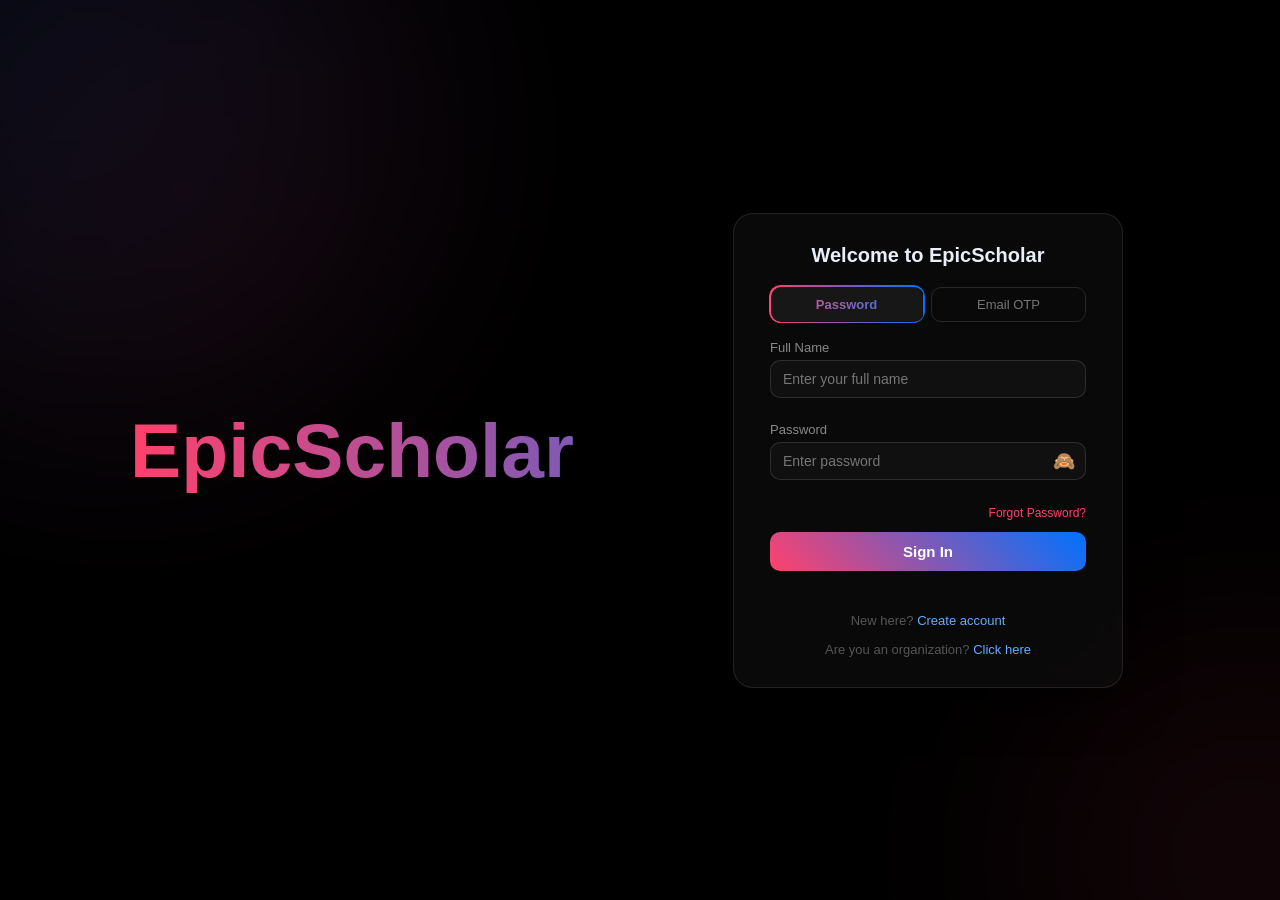
<file: index.html>
<!DOCTYPE html>
<html lang="en">

<head>
    <meta charset="UTF-8" />
    <meta name="viewport" content="width=device-width, initial-scale=1.0" />
    <title>EpicScholar | Login</title>
    <style>
        /* ════════════════════════════════════════
   RESET & BASE
   ════════════════════════════════════════ */
        * {
            margin: 0;
            padding: 0;
            box-sizing: border-box;
            font-family: 'Inter', 'Poppins', sans-serif;
        }

        body {
            background: #000;
            color: #e9eef8;
            height: 100vh;
            display: flex;
            justify-content: space-between;
            align-items: center;
            padding: 0 5%;
            overflow: hidden;
            -webkit-font-smoothing: antialiased;
        }

        /* ── Ambient blobs ── */
        body::before,
        body::after {
            content: '';
            position: fixed;
            border-radius: 50%;
            filter: blur(130px);
            pointer-events: none;
            z-index: 0;
            animation: moveBlob 30s infinite alternate;
        }

        body::before {
            width: 600px;
            height: 600px;
            background: linear-gradient(135deg, #0072ff, #ff416c);
            opacity: 0.13;
            top: -20%;
            left: -15%;
            animation-duration: 34s;
        }

        body::after {
            width: 450px;
            height: 450px;
            background: #ff416c;
            opacity: 0.08;
            bottom: -20%;
            right: -15%;
            animation-duration: 28s;
        }

        @keyframes moveBlob {
            0% {
                transform: translate(0, 0) scale(1.0);
            }

            50% {
                transform: translate(100px, -80px) scale(1.1);
            }

            100% {
                transform: translate(-60px, 60px) scale(0.9);
            }
        }

        /* ── Scrollbar ── */
        ::-webkit-scrollbar {
            width: 8px;
            height: 8px;
        }

        ::-webkit-scrollbar-thumb {
            background: rgba(255, 255, 255, 0.15);
            border-radius: 10px;
        }

        ::-webkit-scrollbar-thumb:hover {
            background: #0072ff;
        }

        ::-webkit-scrollbar-track {
            background: transparent;
        }

        /* ════════════════════════════════════════
   LAYOUT
   ════════════════════════════════════════ */
        .left {
            flex: 1;
            display: flex;
            justify-content: center;
            align-items: center;
            position: relative;
            z-index: 2;
        }

        .left h1 {
            font-size: 5rem;
            font-weight: 900;
            background: linear-gradient(90deg, #ff416c, #0072ff);
            -webkit-background-clip: text;
            -webkit-text-fill-color: transparent;
            background-clip: text;
            background-size: 200% 200%;
            animation: gradientFlow 5s ease infinite;
        }

        @keyframes gradientFlow {
            0% {
                background-position: 0% 50%;
            }

            50% {
                background-position: 100% 50%;
            }

            100% {
                background-position: 0% 50%;
            }
        }

        .right {
            flex: 1;
            display: flex;
            justify-content: center;
            align-items: center;
            position: relative;
            z-index: 2;
        }

        /* ════════════════════════════════════════
   GLASS BOX
   ════════════════════════════════════════ */
        .box {
            background: rgba(18, 18, 18, 0.55);
            border: 1px solid rgba(255, 255, 255, 0.10);
            backdrop-filter: blur(28px);
            -webkit-backdrop-filter: blur(28px);
            box-shadow: 0 10px 50px rgba(0, 0, 0, 0.7);
            padding: 32px 36px;
            border-radius: 20px;
            width: 380px;
            text-align: center;
            transition: all 0.4s cubic-bezier(0.25, 0.8, 0.25, 1);
            animation: slideInRight 0.7s 0.2s cubic-bezier(0.2, 0.8, 0.2, 1) both;
        }

        @keyframes slideInRight {
            from {
                transform: translateX(60px);
                opacity: 0;
            }

            to {
                transform: translateX(0);
                opacity: 1;
            }
        }

        .box h2 {
            margin-bottom: 20px;
            font-size: 20px;
            font-weight: 700;
            color: #e9eef8;
        }

        /* ════════════════════════════════════════
   AUTH TABS
   ════════════════════════════════════════ */
        .auth-tabs {
            display: flex;
            gap: 8px;
            margin-bottom: 18px;
        }

        /* Unselected — no tint, plain border */
        .auth-tab {
            flex: 1;
            padding: 9px;
            background: transparent;
            color: #777;
            border-radius: 10px;
            cursor: pointer;
            font-size: 13px;
            font-weight: 500;
            font-family: inherit;
            border: 1px solid rgba(255, 255, 255, 0.12);
            transition: color 0.25s, background 0.25s;
            position: relative;
            z-index: 0;
        }

        .auth-tab:hover:not(.active) {
            color: #aaa;
            border-color: rgba(255, 255, 255, 0.2);
        }

        /* Selected — darker tint + gradient border + gradient text */
        .auth-tab.active {
            background: rgba(255, 255, 255, 0.06);
            border: none;
            font-weight: 700;

            /* Gradient text */
            color: transparent;
            background-image: linear-gradient(90deg, #ff416c, #0072ff);
            -webkit-background-clip: text;
            background-clip: text;
            -webkit-text-fill-color: transparent;
        }

        /* Dark tint layer behind gradient text */
        .auth-tab.active::before {
            content: '';
            position: absolute;
            inset: 0;
            z-index: -1;
            border-radius: 10px;
            background: rgba(255, 255, 255, 0.06);
        }

        /* Gradient border ring */
        .auth-tab.active::after {
            content: '';
            position: absolute;
            inset: -1.5px;
            z-index: -2;
            border-radius: 11.5px;
            background: linear-gradient(90deg, #ff416c, #0072ff);
            -webkit-mask:
                linear-gradient(#fff 0 0) content-box,
                linear-gradient(#fff 0 0);
            -webkit-mask-composite: xor;
            mask-composite: exclude;
            padding: 1.5px;
        }

        /* ════════════════════════════════════════
   INPUT FIELDS
   ════════════════════════════════════════ */
        .input-box {
            text-align: left;
            margin-bottom: 4px;
            position: relative;
        }

        .input-box label {
            font-size: 13px;
            color: #888;
            display: block;
            margin-bottom: 5px;
        }

        .input-box input,
        .input-box select {
            width: 100%;
            padding: 10px 12px;
            border: 1px solid rgba(255, 255, 255, 0.12);
            border-radius: 10px;
            outline: none;
            background: rgba(255, 255, 255, 0.03);
            color: #e9eef8;
            font-size: 14px;
            font-family: inherit;
            transition: border-color 0.2s, box-shadow 0.2s, background 0.2s;
        }

        .input-box input:focus,
        .input-box select:focus {
            border-color: transparent;
            background: rgba(255, 255, 255, 0.06);
            box-shadow: 0 0 0 2px rgba(0, 114, 255, 0.4);
        }

        .input-box select option {
            background: #111;
            color: #e9eef8;
        }

        /* ── Password wrapper ── */
        .password-wrapper {
            position: relative;
        }

        .password-wrapper input {
            padding-right: 42px;
        }

        .password-toggle {
            position: absolute;
            right: 11px;
            top: 50%;
            transform: translateY(-50%);
            cursor: pointer;
            font-size: 18px;
            user-select: none;
            transition: transform 0.2s;
            line-height: 1;
        }

        .password-toggle:hover {
            transform: translateY(-50%) scale(1.15);
        }

        /* ── Messages ── */
        .message {
            font-size: 12px;
            margin-top: 4px;
            color: #ff416c;
            min-height: 16px;
            text-align: left;
        }

        .success {
            color: #4ade80;
        }

        /* ════════════════════════════════════════
   BUTTONS
   ════════════════════════════════════════ */
        .btn {
            width: 100%;
            padding: 11px;
            margin-top: 12px;
            border: none;
            border-radius: 10px;
            background: linear-gradient(45deg, #ff416c, #0072ff);
            color: white;
            cursor: pointer;
            font-size: 15px;
            font-weight: 600;
            font-family: inherit;
            transition: transform 0.25s cubic-bezier(0.175, 0.885, 0.32, 1.275), box-shadow 0.25s;
        }

        .btn:hover {
            transform: scale(1.03);
            box-shadow: 0 8px 24px rgba(255, 65, 108, 0.35);
        }

        .btn:active {
            transform: scale(0.98);
        }

        .btn-secondary {
            width: 100%;
            padding: 10px;
            margin-top: 8px;
            border: 1px solid rgba(255, 255, 255, 0.13);
            border-radius: 10px;
            background: transparent;
            color: #888;
            cursor: pointer;
            font-size: 14px;
            font-family: inherit;
            transition: border-color 0.2s, color 0.2s;
        }

        .btn-secondary:hover {
            border-color: rgba(255, 255, 255, 0.3);
            color: #e9eef8;
        }

        /* ════════════════════════════════════════
   STATUS / LINKS / MISC
   ════════════════════════════════════════ */
        .status {
            font-size: 13px;
            margin-top: 10px;
            color: #4ade80;
            min-height: 18px;
        }

        .switch,
        .org-link {
            margin-top: 14px;
            font-size: 13px;
            color: #555;
        }

        .switch a,
        .org-link a {
            color: #66aaff;
            text-decoration: none;
            cursor: pointer;
        }

        .switch a:hover,
        .org-link a:hover {
            text-decoration: underline;
        }

        .forgot-link {
            text-align: right;
            margin-top: 6px;
            font-size: 12px;
        }

        .forgot-link a {
            color: #ff416c;
            text-decoration: none;
            cursor: pointer;
        }

        .forgot-link a:hover {
            text-decoration: underline;
        }

        .back-link {
            font-size: 13px;
            margin-top: 12px;
            text-align: center;
        }

        .back-link a {
            color: #66aaff;
            text-decoration: none;
            cursor: pointer;
        }

        .back-link a:hover {
            text-decoration: underline;
        }

        .otp-hint {
            font-size: 13px;
            color: #555;
            margin-bottom: 14px;
            text-align: center;
            line-height: 1.5;
        }

        .otp-resend {
            font-size: 13px;
            margin-top: 10px;
            text-align: center;
            color: #555;
        }

        .otp-resend a {
            color: #66aaff;
            text-decoration: none;
            cursor: pointer;
        }

        .otp-resend a:hover {
            text-decoration: underline;
        }

        /* ── Autofill override ── */
        input:-webkit-autofill,
        input:-webkit-autofill:hover,
        input:-webkit-autofill:focus,
        input:-webkit-autofill:active {
            -webkit-box-shadow: 0 0 0px 1000px #000 inset !important;
            -webkit-text-fill-color: #e9eef8 !important;
            background-clip: content-box !important;
        }

        /* ════════════════════════════════════════
   RESPONSIVE
   ════════════════════════════════════════ */

        /* ── 4K / Ultra-wide (2560px+) ── */
        @media (min-width: 2560px) {
            .left h1 {
                font-size: 8rem;
            }

            .box {
                width: 520px;
                padding: 50px 56px;
                border-radius: 26px;
            }

            .box h2 {
                font-size: 26px;
                margin-bottom: 26px;
            }

            .auth-tab {
                font-size: 15px;
                padding: 12px;
            }

            .input-box label {
                font-size: 15px;
            }

            .input-box input,
            .input-box select {
                font-size: 16px;
                padding: 13px 15px;
            }

            .btn {
                font-size: 17px;
                padding: 15px;
            }

            .switch,
            .org-link {
                font-size: 15px;
            }
        }

        /* ── Large monitors (1920px – 2559px) ── */
        @media (min-width: 1920px) and (max-width: 2559px) {
            .left h1 {
                font-size: 6.5rem;
            }

            .box {
                width: 460px;
                padding: 42px 48px;
            }

            .box h2 {
                font-size: 23px;
            }

            .auth-tab {
                font-size: 14px;
                padding: 11px;
            }

            .input-box input,
            .input-box select {
                font-size: 15px;
                padding: 12px 14px;
            }

            .btn {
                font-size: 16px;
                padding: 13px;
            }
        }

        /* ── Standard desktop (1440px – 1919px) ── */
        @media (min-width: 1440px) and (max-width: 1919px) {
            .left h1 {
                font-size: 5.8rem;
            }

            .box {
                width: 420px;
                padding: 36px 42px;
            }

            .box h2 {
                font-size: 21px;
            }

            .btn {
                font-size: 15px;
                padding: 12px;
            }
        }

        /* ── Small desktop / large laptop (1280px – 1439px) ── */
        @media (min-width: 1280px) and (max-width: 1439px) {
            .left h1 {
                font-size: 4.8rem;
            }

            .box {
                width: 390px;
                padding: 30px 36px;
            }
        }

        /* ── Laptop (1024px – 1279px) ── */
        @media (min-width: 1024px) and (max-width: 1279px) {
            body {
                padding: 0 4%;
            }

            .left h1 {
                font-size: 4rem;
            }

            .box {
                width: 360px;
                padding: 28px 32px;
            }

            .box h2 {
                font-size: 18px;
            }
        }

        /* ── Tablet landscape (768px – 1023px) ── */
        @media (min-width: 768px) and (max-width: 1023px) {
            body {
                padding: 0 3%;
            }

            .left h1 {
                font-size: 3.2rem;
            }

            .box {
                width: 320px;
                padding: 24px 26px;
                border-radius: 16px;
            }

            .box h2 {
                font-size: 17px;
                margin-bottom: 16px;
            }

            .auth-tab {
                font-size: 12px;
                padding: 8px 6px;
            }

            .input-box label {
                font-size: 12px;
            }

            .input-box input,
            .input-box select {
                font-size: 13px;
                padding: 9px 11px;
            }

            .btn {
                font-size: 14px;
                padding: 10px;
                margin-top: 10px;
            }

            .switch,
            .org-link {
                font-size: 12px;
            }
        }

        /* ── Tablet portrait (600px – 767px) ── */
        @media (max-width: 767px) {
            body {
                flex-direction: column;
                justify-content: center;
                align-items: center;
                gap: 24px;
                padding: 30px 22px;
                height: auto;
                min-height: 100vh;
                overflow-y: auto;
            }

            body::before {
                width: 320px;
                height: 320px;
                top: -8%;
                left: -8%;
            }

            body::after {
                width: 260px;
                height: 260px;
                bottom: -8%;
                right: -8%;
            }

            .left {
                flex: none;
                width: 100%;
                justify-content: center;
                padding-top: 8px;
            }

            .left h1 {
                font-size: 2.8rem;
                text-align: center;
            }

            .right {
                flex: none;
                width: 100%;
                justify-content: center;
                padding-bottom: 28px;
            }

            .box {
                width: 100%;
                max-width: 460px;
                padding: 26px 26px;
                animation: slideInUp 0.6s 0.1s cubic-bezier(0.2, 0.8, 0.2, 1) both;
            }

            @keyframes slideInUp {
                from {
                    transform: translateY(40px);
                    opacity: 0;
                }

                to {
                    transform: translateY(0);
                    opacity: 1;
                }
            }
        }

        /* ── Mobile large (480px – 599px) ── */
        @media (max-width: 599px) {
            body {
                padding: 22px 16px;
                gap: 20px;
            }

            .left h1 {
                font-size: 2.4rem;
            }

            .box {
                padding: 22px 20px;
                border-radius: 15px;
            }

            .box h2 {
                font-size: 16px;
                margin-bottom: 15px;
            }

            .auth-tabs {
                gap: 6px;
                margin-bottom: 14px;
            }

            .auth-tab {
                font-size: 12px;
                padding: 8px 5px;
                border-radius: 9px;
            }

            .auth-tab.active::before {
                border-radius: 9px;
            }

            .auth-tab.active::after {
                border-radius: 10px;
            }

            .input-box label {
                font-size: 12px;
            }

            .input-box input,
            .input-box select {
                font-size: 16px;
                padding: 11px 11px;
                border-radius: 9px;
            }

            .btn {
                font-size: 14px;
                padding: 11px;
                margin-top: 11px;
                border-radius: 9px;
            }

            .btn-secondary {
                font-size: 13px;
            }

            .switch,
            .org-link {
                font-size: 12px;
                margin-top: 11px;
            }

            .otp-hint {
                font-size: 12px;
            }

            .otp-resend {
                font-size: 12px;
            }

            .status {
                font-size: 12px;
            }

            .message {
                font-size: 11px;
            }

            .forgot-link {
                font-size: 11px;
            }

            .back-link {
                font-size: 12px;
            }
        }

        /* ── Mobile small (below 480px) ── */
        @media (max-width: 479px) {
            body {
                padding: 18px 12px;
                gap: 16px;
            }

            .left h1 {
                font-size: 2rem;
            }

            .box {
                padding: 20px 16px;
                border-radius: 14px;
                width: 100%;
            }

            .box h2 {
                font-size: 15px;
                margin-bottom: 13px;
            }

            .auth-tabs {
                gap: 5px;
                margin-bottom: 13px;
            }

            .auth-tab {
                font-size: 11px;
                padding: 7px 4px;
                border-radius: 8px;
            }

            .auth-tab.active::before {
                border-radius: 8px;
            }

            .auth-tab.active::after {
                border-radius: 9px;
            }

            .input-box {
                margin-bottom: 2px;
            }

            .input-box label {
                font-size: 11px;
            }

            .input-box input,
            .input-box select {
                font-size: 16px;
                padding: 10px 10px;
                border-radius: 8px;
            }

            .password-toggle {
                font-size: 16px;
                right: 9px;
            }

            .btn {
                padding: 11px;
                font-size: 14px;
                border-radius: 8px;
                margin-top: 10px;
            }

            .btn-secondary {
                padding: 9px;
                font-size: 12px;
                border-radius: 8px;
            }

            .forgot-link {
                font-size: 11px;
            }

            .message {
                font-size: 11px;
            }

            .otp-hint {
                font-size: 12px;
            }

            .otp-resend {
                font-size: 11px;
            }

            .switch,
            .org-link {
                font-size: 11px;
                margin-top: 10px;
            }

            .status {
                font-size: 11px;
            }

            .back-link {
                font-size: 11px;
            }
        }

        /* ── Touch devices — remove sticky hovers ── */
        @media (hover: none) and (pointer: coarse) {
            .btn:hover {
                transform: none;
                box-shadow: none;
            }

            .btn:active {
                transform: scale(0.97);
                box-shadow: 0 4px 14px rgba(255, 65, 108, 0.3);
            }

            .auth-tab:hover:not(.active) {
                color: #777;
                background: rgba(255, 255, 255, 0.04);
            }
        }

        /* ── Landscape mobile (short viewport) ── */
        @media (max-height: 500px) and (orientation: landscape) {
            body {
                flex-direction: row;
                justify-content: space-between;
                align-items: center;
                padding: 14px 5%;
                height: auto;
                min-height: 100vh;
                overflow-y: auto;
                gap: 16px;
            }

            .left {
                flex: 0 0 auto;
            }

            .left h1 {
                font-size: 1.8rem;
            }

            .right {
                flex: 1;
            }

            .box {
                width: 300px;
                padding: 16px 18px;
                max-height: 90vh;
                overflow-y: auto;
            }

            .box h2 {
                font-size: 14px;
                margin-bottom: 10px;
            }

            .auth-tabs {
                margin-bottom: 9px;
            }

            .input-box {
                margin-bottom: 1px;
            }

            .btn {
                margin-top: 8px;
                padding: 9px;
                font-size: 13px;
            }

            .switch,
            .org-link {
                margin-top: 8px;
                font-size: 11px;
            }
        }

        /* ════════════════════════════════════════
   REMOVE TOUCH HIGHLIGHT
   ════════════════════════════════════════ */
        * {
            -webkit-tap-highlight-color: transparent;
            -webkit-touch-callout: none;
        }

        input,
        select,
        button,
        a {
            -webkit-tap-highlight-color: transparent;
        }

        /* ════════════════════════════════════════
   MOBILE LAYOUT — text above, box below,
   with subtle vertical separation
   ════════════════════════════════════════ */
        @media (max-width: 767px) {
            body {
                flex-direction: column;
                justify-content: center;
                align-items: center;
                padding: 30px 22px;
                height: auto;
                min-height: 100vh;
                overflow-y: auto;
                gap: 0;
            }

            .left {
                flex: none;
                width: 100%;
                justify-content: center;
                padding-top: 10px;
                padding-bottom: 0;
                margin-bottom: 20px;
            }

            .left h1 {
                font-size: 3.2rem;
                text-align: center;
                letter-spacing: -1px;
                line-height: 1.1;
            }

            .right {
                flex: none;
                width: 100%;
                justify-content: center;
                padding-bottom: 28px;
                margin-top: 8px;
            }

            .box {
                width: 100%;
                max-width: 460px;
                animation: slideInUp 0.6s 0.1s cubic-bezier(0.2, 0.8, 0.2, 1) both;
            }
        }

        @media (max-width: 599px) {
            .left {
                margin-bottom: 18px;
            }

            .left h1 {
                font-size: 2.8rem;
                letter-spacing: -0.5px;
            }

            .right {
                margin-top: 6px;
            }
        }

        @media (max-width: 479px) {
            .left {
                margin-bottom: 16px;
            }

            .left h1 {
                font-size: 2.4rem;
                letter-spacing: -0.5px;
            }

            .right {
                margin-top: 4px;
            }
        }

        /* ════════════════════════════════════════
   RELIABLE TOUCH PRESS FEEDBACK
   ════════════════════════════════════════ */

        /* Primary button press */
        .btn.pressed {
            transform: scale(0.93) !important;
            filter: brightness(0.75) !important;
            box-shadow: 0 1px 6px rgba(255, 65, 108, 0.2) !important;
            transition: transform 0.08s ease, filter 0.08s ease !important;
        }

        /* Secondary button press */
        .btn-secondary.pressed {
            transform: scale(0.93) !important;
            background: rgba(255, 255, 255, 0.1) !important;
            border-color: rgba(255, 255, 255, 0.35) !important;
            transition: transform 0.08s ease, background 0.08s ease !important;
        }

        /* Auth tab press */
        .auth-tab.pressed {
            transform: scale(0.91) !important;
            filter: brightness(0.7) !important;
            transition: transform 0.08s ease, filter 0.08s ease !important;
        }

        /* Links and toggles press */
        .link-pressed {
            opacity: 0.4 !important;
            transform: scale(0.93) !important;
            transition: opacity 0.08s ease, transform 0.08s ease !important;
        }
    </style>
    <script>
        // If already logged in, skip login page → go straight to dashboard
        (function () {
            const token = localStorage.getItem('token');
            const user = localStorage.getItem('user');
            if (token && user) {
                window.location.replace('/dashboard.html');
            }
        })();
    </script>
</head>

<body>

    <div class="left">
        <h1>EpicScholar</h1>
    </div>

    <div class="right">

        <!-- ══════════════ LOGIN BOX ══════════════ -->
        <div class="box" id="loginBox">
            <h2>Welcome to EpicScholar</h2>

            <div class="auth-tabs">
                <button class="auth-tab active" id="loginTabPassword"
                    onclick="switchLoginTab('password')">Password</button>
                <button class="auth-tab" id="loginTabOtp" onclick="switchLoginTab('otp')">Email OTP</button>
            </div>

            <!-- ── Password login ── -->
            <div id="loginPasswordSection">
                <div class="input-box">
                    <label>Full Name</label>
                    <input type="text" id="loginName" placeholder="Enter your full name" />
                    <div id="loginNameMsg" class="message"></div>
                </div>

                <div class="input-box">
                    <label>Password</label>
                    <div class="password-wrapper">
                        <input type="password" id="loginPass" placeholder="Enter password" />
                        <span class="password-toggle" id="loginToggle">🙈</span>
                    </div>
                    <div id="loginPassMsg" class="message"></div>
                </div>

                <!-- Forgot Password link -->
                <div class="forgot-link">
                    <a onclick="showForgotPassword()">Forgot Password?</a>
                </div>

                <button class="btn" id="loginBtn">Sign In</button>
                <div id="loginStatus" class="status"></div>
            </div>

            <!-- ── OTP login ── -->
            <div id="loginOtpSection" style="display:none;">
                <div id="otpLoginStep1">
                    <div class="input-box">
                        <label>Full Name</label>
                        <input type="text" id="otpLoginName" placeholder="Enter your full name" />
                        <div id="otpLoginNameMsg" class="message"></div>
                    </div>
                    <div class="input-box">
                        <label>Email</label>
                        <input type="email" id="otpLoginEmail" placeholder="Enter your email" />
                        <div id="otpLoginEmailMsg" class="message"></div>
                    </div>
                    <button class="btn" onclick="sendLoginOTP()">Send OTP</button>
                    <div id="otpLoginSendStatus" class="status"></div>
                </div>

                <div id="otpLoginStep2" style="display:none;">
                    <p class="otp-hint">Enter the 6-digit code sent to your email</p>
                    <div class="input-box">
                        <label>OTP Code</label>
                        <input type="text" id="otpLoginCode" placeholder="6-digit code" maxlength="6" />
                        <div id="otpLoginCodeMsg" class="message"></div>
                    </div>
                    <button class="btn" onclick="verifyLoginOTP()">Verify & Sign In</button>
                    <div id="otpLoginVerifyStatus" class="status"></div>
                    <div class="otp-resend">Didn't get it? <a onclick="resendLoginOTP()">Resend OTP</a></div>
                </div>
            </div>

            <div class="switch">New here? <a id="toSignup" href="#">Create account</a></div>
            <div class="org-link">Are you an organization? <a href="/org.html">Click here</a></div>
        </div>

        <!-- ══════════════ SIGNUP BOX ══════════════ -->
        <div class="box" id="signupBox" style="display:none;">
            <h2>Sign Up</h2>

            <div id="signupFormSection">
                <div class="input-box">
                    <label>Full Name</label>
                    <input type="text" id="name" placeholder="Enter your name" />
                    <div id="nameMsg" class="message"></div>
                </div>

                <div class="input-box">
                    <label>Email</label>
                    <input type="email" id="signupEmail" placeholder="Enter your email" />
                    <div id="signupEmailMsg" class="message"></div>
                </div>

                <div class="input-box">
                    <label>Password</label>
                    <div class="password-wrapper">
                        <input type="password" id="password" placeholder="Create password" />
                        <span class="password-toggle" id="signupToggle">🙈</span>
                    </div>
                    <div id="passwordMsg" class="message"></div>
                </div>

                <div class="input-box">
                    <label>Date of Birth</label>
                    <input type="date" id="dob" />
                    <div id="dobMsg" class="message"></div>
                </div>

                <div class="input-box">
                    <label>Grade</label>
                    <input type="number" id="grade" min="1" max="12" placeholder="Enter grade" />
                    <div id="gradeMsg" class="message"></div>
                </div>

                <div class="input-box">
                    <label>Syllabus</label>
                    <select id="syllabus">
                        <option value="">Select syllabus</option>
                        <option value="CBSE">CBSE</option>
                        <option value="ICSE">ICSE</option>
                        <option value="Matriculation">Matriculation</option>
                    </select>
                    <div id="syllabusMsg" class="message"></div>
                </div>

                <button class="btn" id="signupBtn">Create Account</button>
                <div id="signupStatus" class="status"></div>
            </div>

            <div id="signupOtpSection" style="display:none;">
                <p class="otp-hint">A 6-digit code was sent to your email.<br />Enter it below to verify your account.
                </p>
                <div class="input-box">
                    <label>OTP Code</label>
                    <input type="text" id="signupOtpCode" placeholder="6-digit code" maxlength="6" />
                    <div id="signupOtpMsg" class="message"></div>
                </div>
                <button class="btn" onclick="verifySignupOTP()">Verify Account</button>
                <div id="signupOtpStatus" class="status"></div>
                <div class="otp-resend">Didn't get it? <a onclick="resendSignupOTP()">Resend OTP</a></div>
            </div>

            <div class="switch">Already have an account? <a id="toLogin" href="#">Sign In</a></div>
            <div class="org-link">Are you an organization? <a href="/org.html">Click here</a></div>
        </div>

        <!-- ══════════════ FORGOT PASSWORD BOX ══════════════ -->
        <div class="box" id="forgotBox" style="display:none;">

            <!-- Step 1: Enter email -->
            <div id="forgotStep1">
                <h2>Forgot Password</h2>
                <p class="otp-hint" style="margin-bottom:16px;">Enter your registered email address and we'll send you a
                    reset code.</p>
                <div class="input-box">
                    <label>Email Address</label>
                    <input type="email" id="forgotEmail" placeholder="Enter your email" />
                    <div id="forgotEmailMsg" class="message"></div>
                </div>
                <button class="btn" onclick="sendForgotOTP()">Send Reset Code</button>
                <div id="forgotSendStatus" class="status"></div>
                <div class="back-link"><a onclick="backToLogin()">← Back to Login</a></div>
            </div>

            <!-- Step 2: Enter OTP -->
            <div id="forgotStep2" style="display:none;">
                <h2>Enter Reset Code</h2>
                <p class="otp-hint">Enter the 6-digit code sent to your email.</p>
                <div class="input-box">
                    <label>Reset Code</label>
                    <input type="text" id="forgotOtpCode" placeholder="6-digit code" maxlength="6" />
                    <div id="forgotOtpMsg" class="message"></div>
                </div>
                <button class="btn" onclick="verifyForgotOTP()">Verify Code</button>
                <div id="forgotOtpStatus" class="status"></div>
                <div class="otp-resend">Didn't get it? <a onclick="resendForgotOTP()">Resend Code</a></div>
                <div class="back-link"><a onclick="backToLogin()">← Back to Login</a></div>
            </div>

            <!-- Step 3: New password -->
            <div id="forgotStep3" style="display:none;">
                <h2>Reset Password</h2>
                <p class="otp-hint">Create your new password.</p>
                <div class="input-box">
                    <label>New Password</label>
                    <div class="password-wrapper">
                        <input type="password" id="newPassword" placeholder="New password (min 6 chars)" />
                        <span class="password-toggle" id="newPassToggle">🙈</span>
                    </div>
                    <div id="newPassMsg" class="message"></div>
                </div>
                <div class="input-box">
                    <label>Confirm Password</label>
                    <div class="password-wrapper">
                        <input type="password" id="confirmPassword" placeholder="Confirm new password" />
                        <span class="password-toggle" id="confirmPassToggle">🙈</span>
                    </div>
                    <div id="confirmPassMsg" class="message"></div>
                </div>
                <button class="btn" onclick="resetPassword()">Reset Password</button>
                <div id="resetStatus" class="status"></div>
            </div>

        </div>

    </div><!-- end .right -->

    <script>
        const API_URL = 'https://epicscholar.cloud/api';

        // ── temp state ──
        let pendingSignupUserId = null;
        let pendingOtpName = null;
        let pendingOtpEmail = null;
        let forgotUserId = null;
        let forgotVerifiedOtp = null;

        // ── password toggles ──
        function setupPasswordToggle(toggleId, inputId) {
            const toggle = document.getElementById(toggleId);
            const input = document.getElementById(inputId);
            if (!toggle || !input) return;
            toggle.onclick = () => {
                if (input.type === 'password') { input.type = 'text'; toggle.textContent = '🙉'; }
                else { input.type = 'password'; toggle.textContent = '🙈'; }
            };
        }
        setupPasswordToggle('loginToggle', 'loginPass');
        setupPasswordToggle('signupToggle', 'password');
        setupPasswordToggle('newPassToggle', 'newPassword');
        setupPasswordToggle('confirmPassToggle', 'confirmPassword');

        // ── switch login/signup ──
        document.getElementById('toSignup').onclick = e => {
            e.preventDefault();
            document.getElementById('loginBox').style.display = 'none';
            document.getElementById('signupBox').style.display = 'block';
            document.getElementById('forgotBox').style.display = 'none';
            clearAll();
        };
        document.getElementById('toLogin').onclick = e => {
            e.preventDefault();
            document.getElementById('signupBox').style.display = 'none';
            document.getElementById('loginBox').style.display = 'block';
            document.getElementById('forgotBox').style.display = 'none';
            clearAll();
        };

        function clearAll() {
            document.querySelectorAll('.message, .status').forEach(el => el.textContent = '');
        }

        // ── login tab switcher ──
        function switchLoginTab(tab) {
            const isPassword = tab === 'password';
            document.getElementById('loginPasswordSection').style.display = isPassword ? '' : 'none';
            document.getElementById('loginOtpSection').style.display = isPassword ? 'none' : '';
            document.getElementById('loginTabPassword').classList.toggle('active', isPassword);
            document.getElementById('loginTabOtp').classList.toggle('active', !isPassword);
            clearAll();
        }

        // ════════════════════════════════════════
        // PASSWORD LOGIN
        // ════════════════════════════════════════
        document.getElementById('loginBtn').onclick = async () => {
            clearAll();
            const fullName = document.getElementById('loginName').value.trim();
            const password = document.getElementById('loginPass').value.trim();
            const loginStatus = document.getElementById('loginStatus');

            if (!fullName || !password) {
                loginStatus.textContent = 'Full Name and password are required.';
                loginStatus.style.color = 'red';
                return;
            }

            loginStatus.textContent = 'Logging in...';
            loginStatus.style.color = '#66aaff';

            try {
                const response = await fetch(`${API_URL}/login`, {
                    method: 'POST',
                    headers: { 'Content-Type': 'application/json' },
                    body: JSON.stringify({ fullName, password })
                });
                const data = await response.json();

                if (data.success) {
                    localStorage.setItem('token', data.token);
                    localStorage.setItem('user', JSON.stringify(data.user));
                    loginStatus.textContent = data.message;
                    loginStatus.style.color = '#4ade80';
                    setTimeout(() => { window.location.href = '/dashboard.html'; }, 1000);
                } else {
                    loginStatus.textContent = data.message;
                    loginStatus.style.color = 'red';
                }
            } catch (err) {
                loginStatus.textContent = 'Network error. Please try again.';
                loginStatus.style.color = 'red';
            }
        };

        // ════════════════════════════════════════
        // SIGNUP
        // ════════════════════════════════════════
        document.getElementById('signupBtn').onclick = async () => {
            clearAll();

            const name = document.getElementById('name').value.trim();
            const email = document.getElementById('signupEmail').value.trim();
            const password = document.getElementById('password').value.trim();
            const dob = document.getElementById('dob').value;
            const grade = document.getElementById('grade').value;
            const syllabus = document.getElementById('syllabus').value;
            const status = document.getElementById('signupStatus');

            if (!name || !email || !password || !dob || !grade || !syllabus) {
                status.textContent = 'All fields are required.';
                status.style.color = 'red';
                return;
            }

            status.textContent = 'Creating account...';
            status.style.color = '#66aaff';

            try {
                const response = await fetch(`${API_URL}/signup`, {
                    method: 'POST',
                    headers: { 'Content-Type': 'application/json' },
                    body: JSON.stringify({ name, email, password, dob, grade, syllabus })
                });
                const data = await response.json();

                if (data.requiresVerification) {
                    pendingSignupUserId = data.userId;
                    document.getElementById('signupFormSection').style.display = 'none';
                    document.getElementById('signupOtpSection').style.display = '';
                    status.textContent = '';
                } else {
                    status.textContent = data.message;
                    status.style.color = data.success ? '#4ade80' : 'red';
                }
            } catch (err) {
                status.textContent = 'Network error. Please try again.';
                status.style.color = 'red';
            }
        };

        async function verifySignupOTP() {
            const otp = document.getElementById('signupOtpCode').value.trim();
            const status = document.getElementById('signupOtpStatus');
            const errMsg = document.getElementById('signupOtpMsg');
            errMsg.textContent = '';
            status.textContent = 'Verifying...';
            status.style.color = '#66aaff';

            if (!otp || otp.length !== 6) {
                errMsg.textContent = 'Enter the 6-digit code.';
                status.textContent = '';
                return;
            }

            try {
                const response = await fetch(`${API_URL}/verify-otp`, {
                    method: 'POST',
                    headers: { 'Content-Type': 'application/json' },
                    body: JSON.stringify({ userId: pendingSignupUserId, otp, purpose: 'signup' })
                });
                const data = await response.json();

                if (data.success) {
                    localStorage.setItem('token', data.token);
                    localStorage.setItem('user', JSON.stringify(data.user));
                    status.textContent = 'Account verified! Redirecting...';
                    status.style.color = '#4ade80';
                    setTimeout(() => { window.location.href = '/dashboard.html'; }, 1000);
                } else {
                    status.textContent = data.message;
                    status.style.color = 'red';
                }
            } catch (err) {
                status.textContent = 'Network error. Please try again.';
                status.style.color = 'red';
            }
        }

        async function resendSignupOTP() {
            const status = document.getElementById('signupOtpStatus');
            status.textContent = 'Resending...';
            status.style.color = '#66aaff';

            try {
                const response = await fetch(`${API_URL}/resend-otp`, {
                    method: 'POST',
                    headers: { 'Content-Type': 'application/json' },
                    body: JSON.stringify({ userId: pendingSignupUserId, purpose: 'signup' })
                });
                const data = await response.json();
                status.textContent = data.message;
                status.style.color = data.success ? '#4ade80' : 'red';
            } catch (err) {
                status.textContent = 'Network error.';
                status.style.color = 'red';
            }
        }

        // ════════════════════════════════════════
        // OTP LOGIN
        // ════════════════════════════════════════
        async function sendLoginOTP() {
            const name = document.getElementById('otpLoginName').value.trim();
            const email = document.getElementById('otpLoginEmail').value.trim();
            const status = document.getElementById('otpLoginSendStatus');
            document.getElementById('otpLoginNameMsg').textContent = '';
            document.getElementById('otpLoginEmailMsg').textContent = '';
            status.textContent = '';

            if (!name) { document.getElementById('otpLoginNameMsg').textContent = 'Enter your name.'; return; }
            if (!email) { document.getElementById('otpLoginEmailMsg').textContent = 'Enter your email.'; return; }

            pendingOtpName = name;
            pendingOtpEmail = email;

            status.textContent = 'Sending OTP...';
            status.style.color = '#66aaff';

            try {
                const response = await fetch(`${API_URL}/login-otp/send`, {
                    method: 'POST',
                    headers: { 'Content-Type': 'application/json' },
                    body: JSON.stringify({ name, email })
                });
                const data = await response.json();

                if (data.success) {
                    status.textContent = '';
                    document.getElementById('otpLoginStep1').style.display = 'none';
                    document.getElementById('otpLoginStep2').style.display = '';
                } else {
                    status.textContent = data.message;
                    status.style.color = 'red';
                }
            } catch (err) {
                status.textContent = 'Network error. Please try again.';
                status.style.color = 'red';
            }
        }

        async function verifyLoginOTP() {
            const otp = document.getElementById('otpLoginCode').value.trim();
            const status = document.getElementById('otpLoginVerifyStatus');
            const errMsg = document.getElementById('otpLoginCodeMsg');
            errMsg.textContent = '';
            status.textContent = '';

            if (!otp || otp.length !== 6) {
                errMsg.textContent = 'Enter the 6-digit code.';
                return;
            }

            status.textContent = 'Verifying...';
            status.style.color = '#66aaff';

            try {
                const response = await fetch(`${API_URL}/login-otp/verify`, {
                    method: 'POST',
                    headers: { 'Content-Type': 'application/json' },
                    body: JSON.stringify({ name: pendingOtpName, email: pendingOtpEmail, otp })
                });
                const data = await response.json();

                if (data.success) {
                    localStorage.setItem('token', data.token);
                    localStorage.setItem('user', JSON.stringify(data.user));
                    status.textContent = 'Login successful! Redirecting...';
                    status.style.color = '#4ade80';
                    setTimeout(() => { window.location.href = '/dashboard.html'; }, 1000);
                } else {
                    status.textContent = data.message;
                    status.style.color = 'red';
                }
            } catch (err) {
                status.textContent = 'Network error. Please try again.';
                status.style.color = 'red';
            }
        }

        async function resendLoginOTP() {
            const status = document.getElementById('otpLoginVerifyStatus');
            status.textContent = 'Resending...';
            status.style.color = '#66aaff';

            try {
                const response = await fetch(`${API_URL}/login-otp/send`, {
                    method: 'POST',
                    headers: { 'Content-Type': 'application/json' },
                    body: JSON.stringify({ name: pendingOtpName, email: pendingOtpEmail })
                });
                const data = await response.json();
                status.textContent = data.message;
                status.style.color = data.success ? '#4ade80' : 'red';
            } catch (err) {
                status.textContent = 'Network error.';
                status.style.color = 'red';
            }
        }

        // ════════════════════════════════════════
        // FORGOT / RESET PASSWORD
        // ════════════════════════════════════════

        function showForgotPassword() {
            document.getElementById('loginBox').style.display = 'none';
            document.getElementById('signupBox').style.display = 'none';
            document.getElementById('forgotBox').style.display = 'block';
            // Reset all steps
            document.getElementById('forgotStep1').style.display = '';
            document.getElementById('forgotStep2').style.display = 'none';
            document.getElementById('forgotStep3').style.display = 'none';
            clearAll();
            forgotUserId = null;
            forgotVerifiedOtp = null;
        }

        function backToLogin() {
            document.getElementById('forgotBox').style.display = 'none';
            document.getElementById('loginBox').style.display = 'block';
            clearAll();
        }

        // Step 1 — send reset OTP
        async function sendForgotOTP() {
            const email = document.getElementById('forgotEmail').value.trim();
            const status = document.getElementById('forgotSendStatus');
            const errMsg = document.getElementById('forgotEmailMsg');
            errMsg.textContent = '';
            status.textContent = '';

            if (!email) {
                errMsg.textContent = 'Enter your email address.';
                return;
            }

            status.textContent = 'Sending reset code...';
            status.style.color = '#66aaff';

            try {
                const response = await fetch(`${API_URL}/forgot-password`, {
                    method: 'POST',
                    headers: { 'Content-Type': 'application/json' },
                    body: JSON.stringify({ email })
                });
                const data = await response.json();

                if (data.success) {
                    forgotUserId = data.userId;
                    status.textContent = '';
                    document.getElementById('forgotStep1').style.display = 'none';
                    document.getElementById('forgotStep2').style.display = '';
                } else {
                    status.textContent = data.message;
                    status.style.color = 'red';
                }
            } catch (err) {
                status.textContent = 'Network error. Please try again.';
                status.style.color = 'red';
            }
        }

        // Step 2 — verify reset OTP
        async function verifyForgotOTP() {
            const otp = document.getElementById('forgotOtpCode').value.trim();
            const status = document.getElementById('forgotOtpStatus');
            const errMsg = document.getElementById('forgotOtpMsg');
            errMsg.textContent = '';
            status.textContent = '';

            if (!otp || otp.length !== 6) {
                errMsg.textContent = 'Enter the 6-digit code.';
                return;
            }

            // We'll validate OTP on the reset step — just move to step 3
            forgotVerifiedOtp = otp;
            document.getElementById('forgotStep2').style.display = 'none';
            document.getElementById('forgotStep3').style.display = '';
        }

        // Resend forgot OTP
        async function resendForgotOTP() {
            const email = document.getElementById('forgotEmail').value.trim();
            const status = document.getElementById('forgotOtpStatus');
            status.textContent = 'Resending...';
            status.style.color = '#66aaff';

            try {
                const response = await fetch(`${API_URL}/forgot-password`, {
                    method: 'POST',
                    headers: { 'Content-Type': 'application/json' },
                    body: JSON.stringify({ email })
                });
                const data = await response.json();
                if (data.success && data.userId) forgotUserId = data.userId;
                status.textContent = 'Reset code resent!';
                status.style.color = '#4ade80';
            } catch (err) {
                status.textContent = 'Network error.';
                status.style.color = 'red';
            }
        }

        // Step 3 — reset password
        async function resetPassword() {
            const newPass = document.getElementById('newPassword').value.trim();
            const confirmPass = document.getElementById('confirmPassword').value.trim();
            const status = document.getElementById('resetStatus');
            const newMsg = document.getElementById('newPassMsg');
            const confirmMsg = document.getElementById('confirmPassMsg');

            newMsg.textContent = '';
            confirmMsg.textContent = '';
            status.textContent = '';

            if (!newPass || newPass.length < 6) {
                newMsg.textContent = 'Password must be at least 6 characters.';
                return;
            }
            if (newPass !== confirmPass) {
                confirmMsg.textContent = 'Passwords do not match.';
                return;
            }

            status.textContent = 'Resetting password...';
            status.style.color = '#66aaff';

            try {
                const response = await fetch(`${API_URL}/reset-password`, {
                    method: 'POST',
                    headers: { 'Content-Type': 'application/json' },
                    body: JSON.stringify({ userId: forgotUserId, otp: forgotVerifiedOtp, newPassword: newPass })
                });
                const data = await response.json();

                if (data.success) {
                    status.textContent = data.message;
                    status.style.color = '#4ade80';
                    // Redirect to login after 2 seconds
                    setTimeout(() => {
                        backToLogin();
                        document.getElementById('forgotStep1').style.display = '';
                        document.getElementById('forgotStep2').style.display = 'none';
                        document.getElementById('forgotStep3').style.display = 'none';
                    }, 2000);
                } else {
                    status.textContent = data.message;
                    status.style.color = 'red';
                    // If OTP was wrong, go back to OTP step
                    if (data.message.includes('Invalid') || data.message.includes('expired')) {
                        setTimeout(() => {
                            document.getElementById('forgotStep3').style.display = 'none';
                            document.getElementById('forgotStep2').style.display = '';
                            forgotVerifiedOtp = null;
                        }, 1500);
                    }
                }
            } catch (err) {
                status.textContent = 'Network error. Please try again.';
                status.style.color = 'red';
            }
        }
        // Force reliable press feedback on touch devices
        document.querySelectorAll('.btn, .btn-secondary, .auth-tab').forEach(el => {
            el.addEventListener('touchstart', () => {
                el.classList.add('pressed');
            }, { passive: true });

            el.addEventListener('touchend', () => {
                setTimeout(() => el.classList.remove('pressed'), 150);
            }, { passive: true });

            el.addEventListener('touchcancel', () => {
                el.classList.remove('pressed');
            }, { passive: true });
        });

        // Links and small tappables
        document.querySelectorAll('a, .password-toggle').forEach(el => {
            el.addEventListener('touchstart', () => {
                el.classList.add('link-pressed');
            }, { passive: true });

            el.addEventListener('touchend', () => {
                setTimeout(() => el.classList.remove('link-pressed'), 120);
            }, { passive: true });

            el.addEventListener('touchcancel', () => {
                el.classList.remove('link-pressed');
            }, { passive: true });
        });
    </script>
</body>

</html>
</file>
